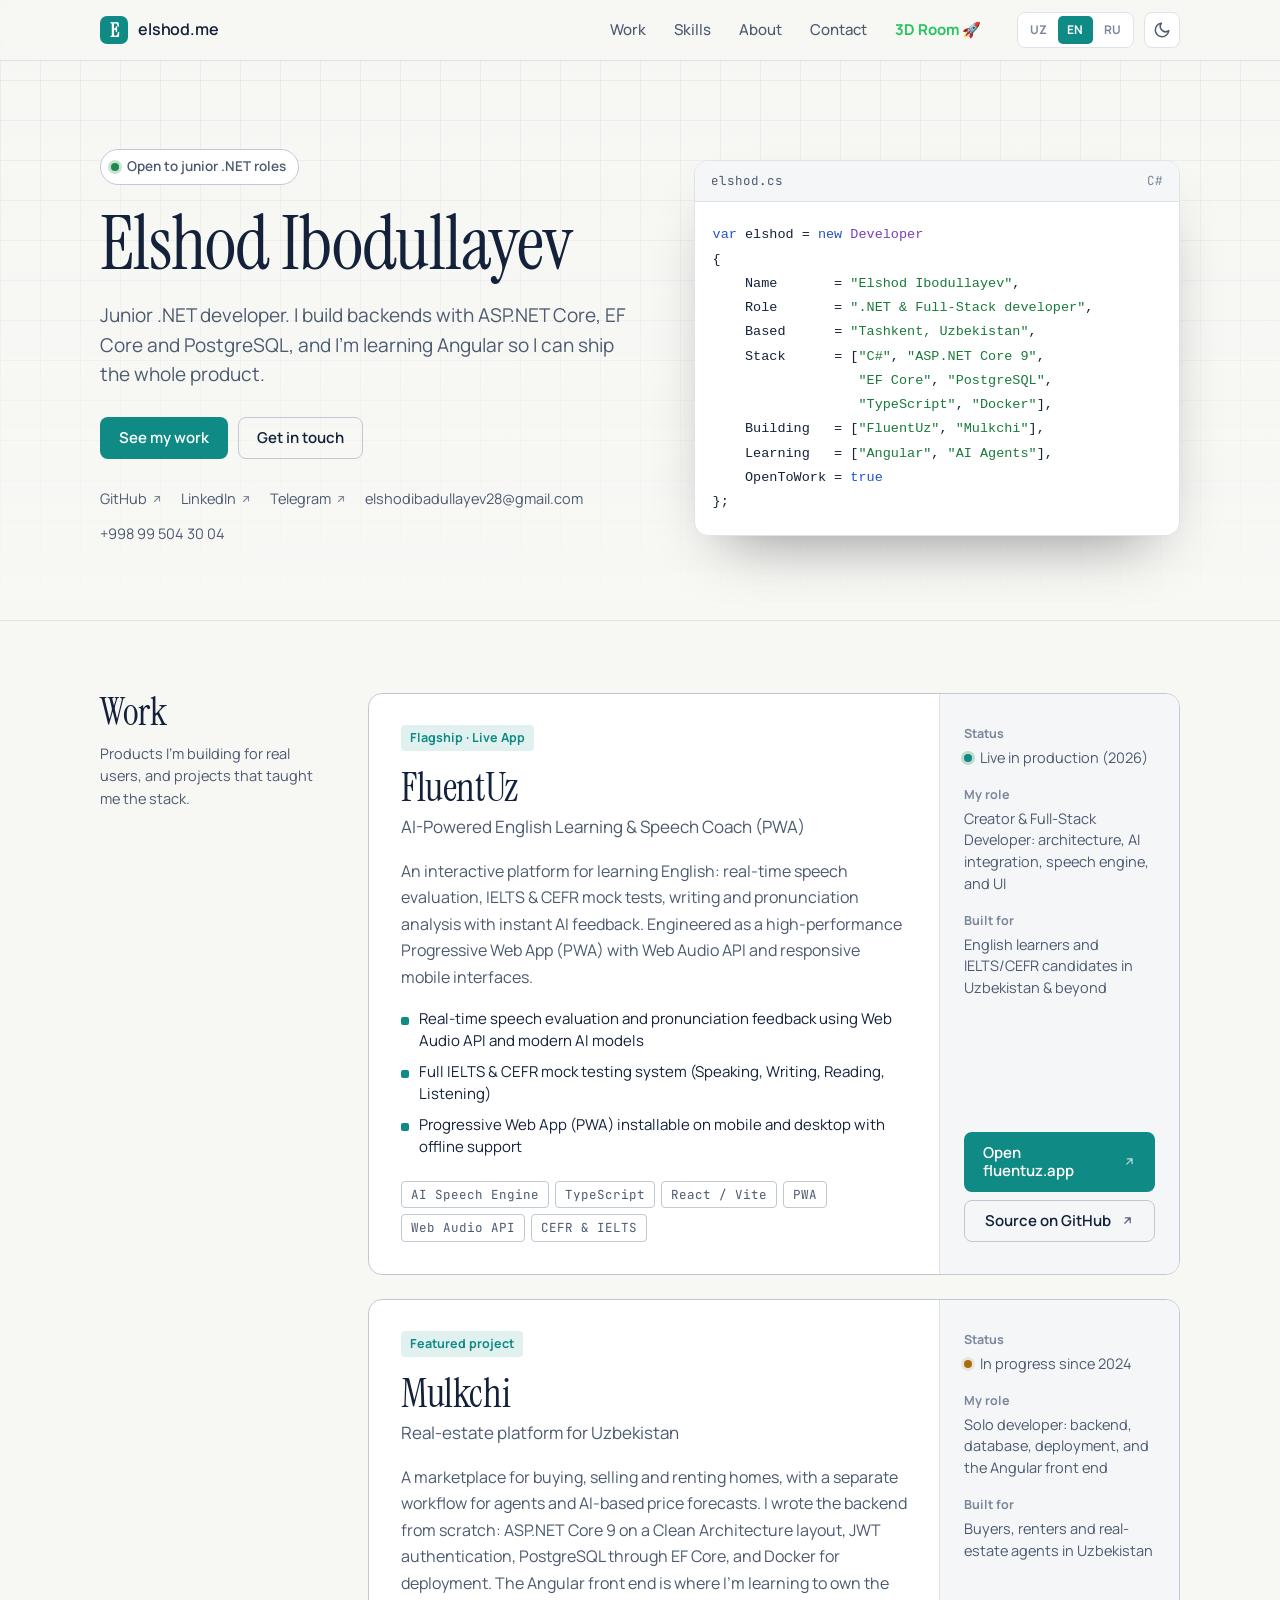
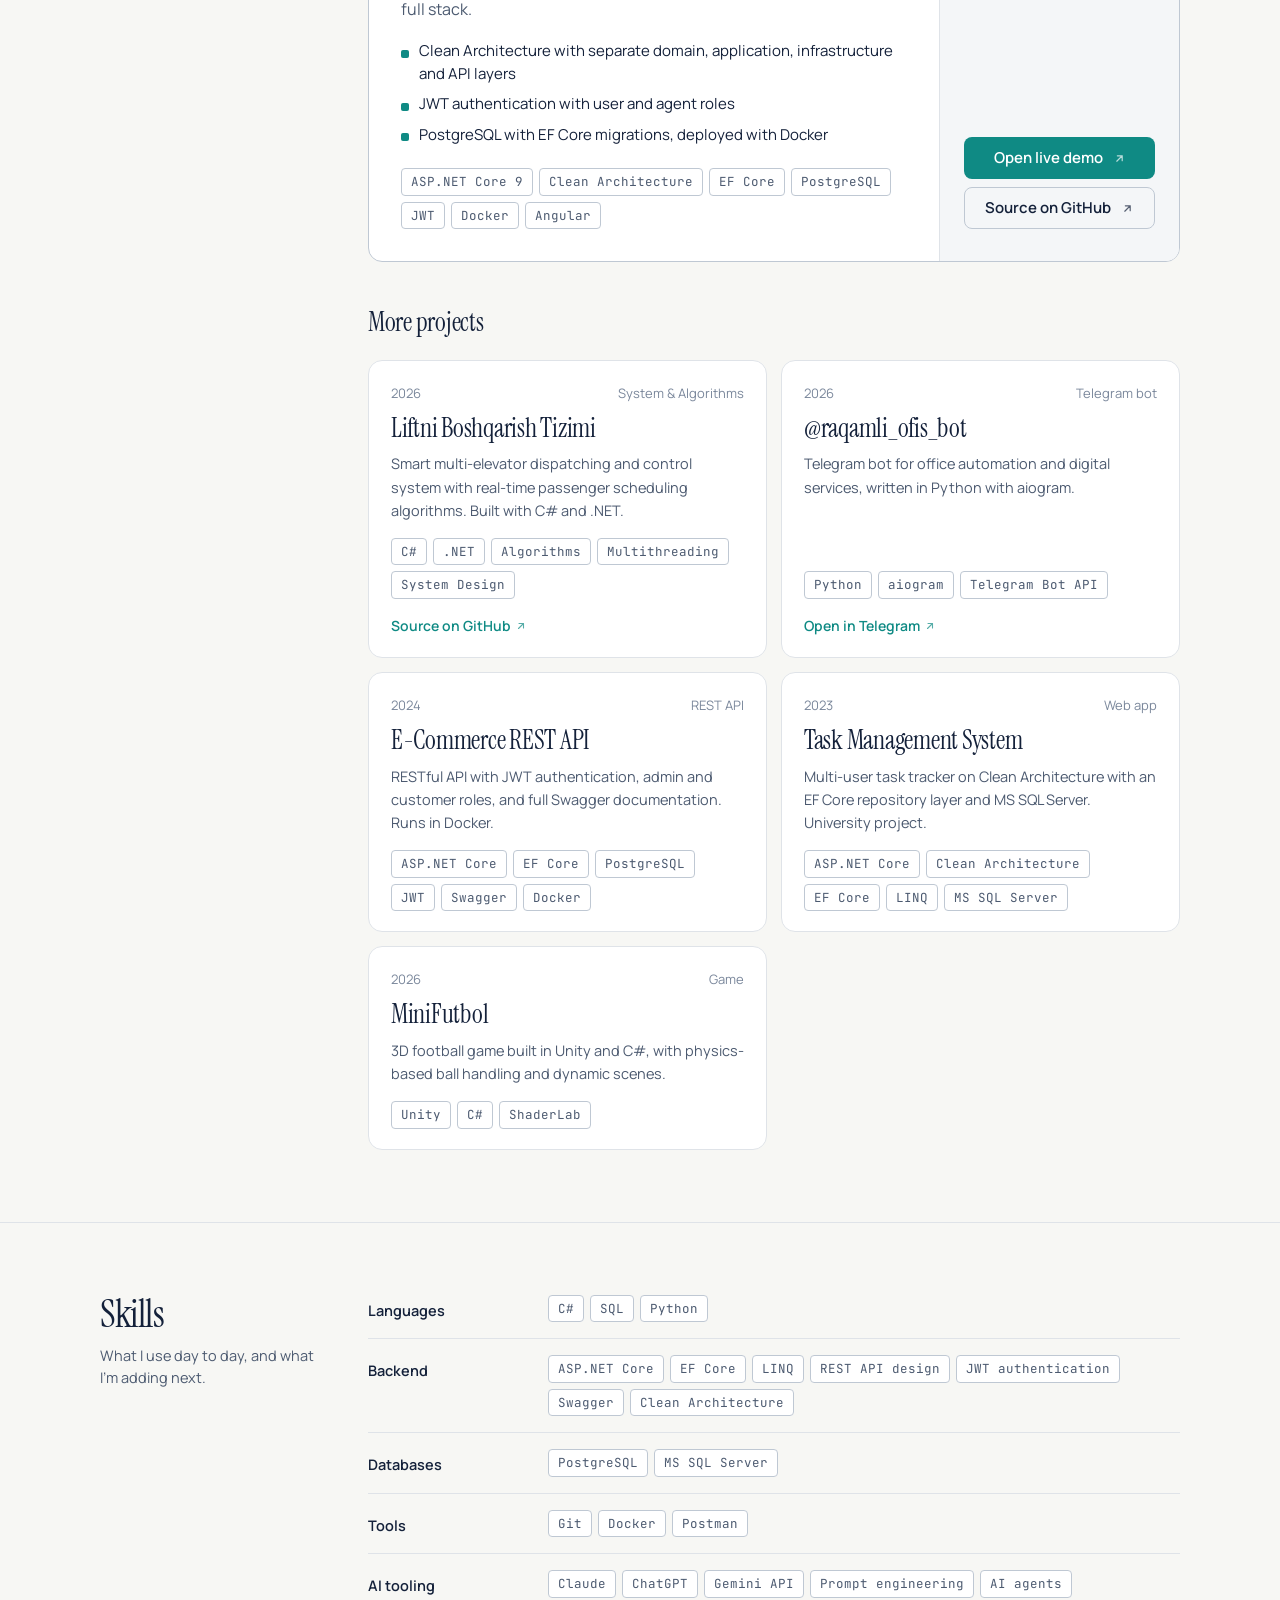
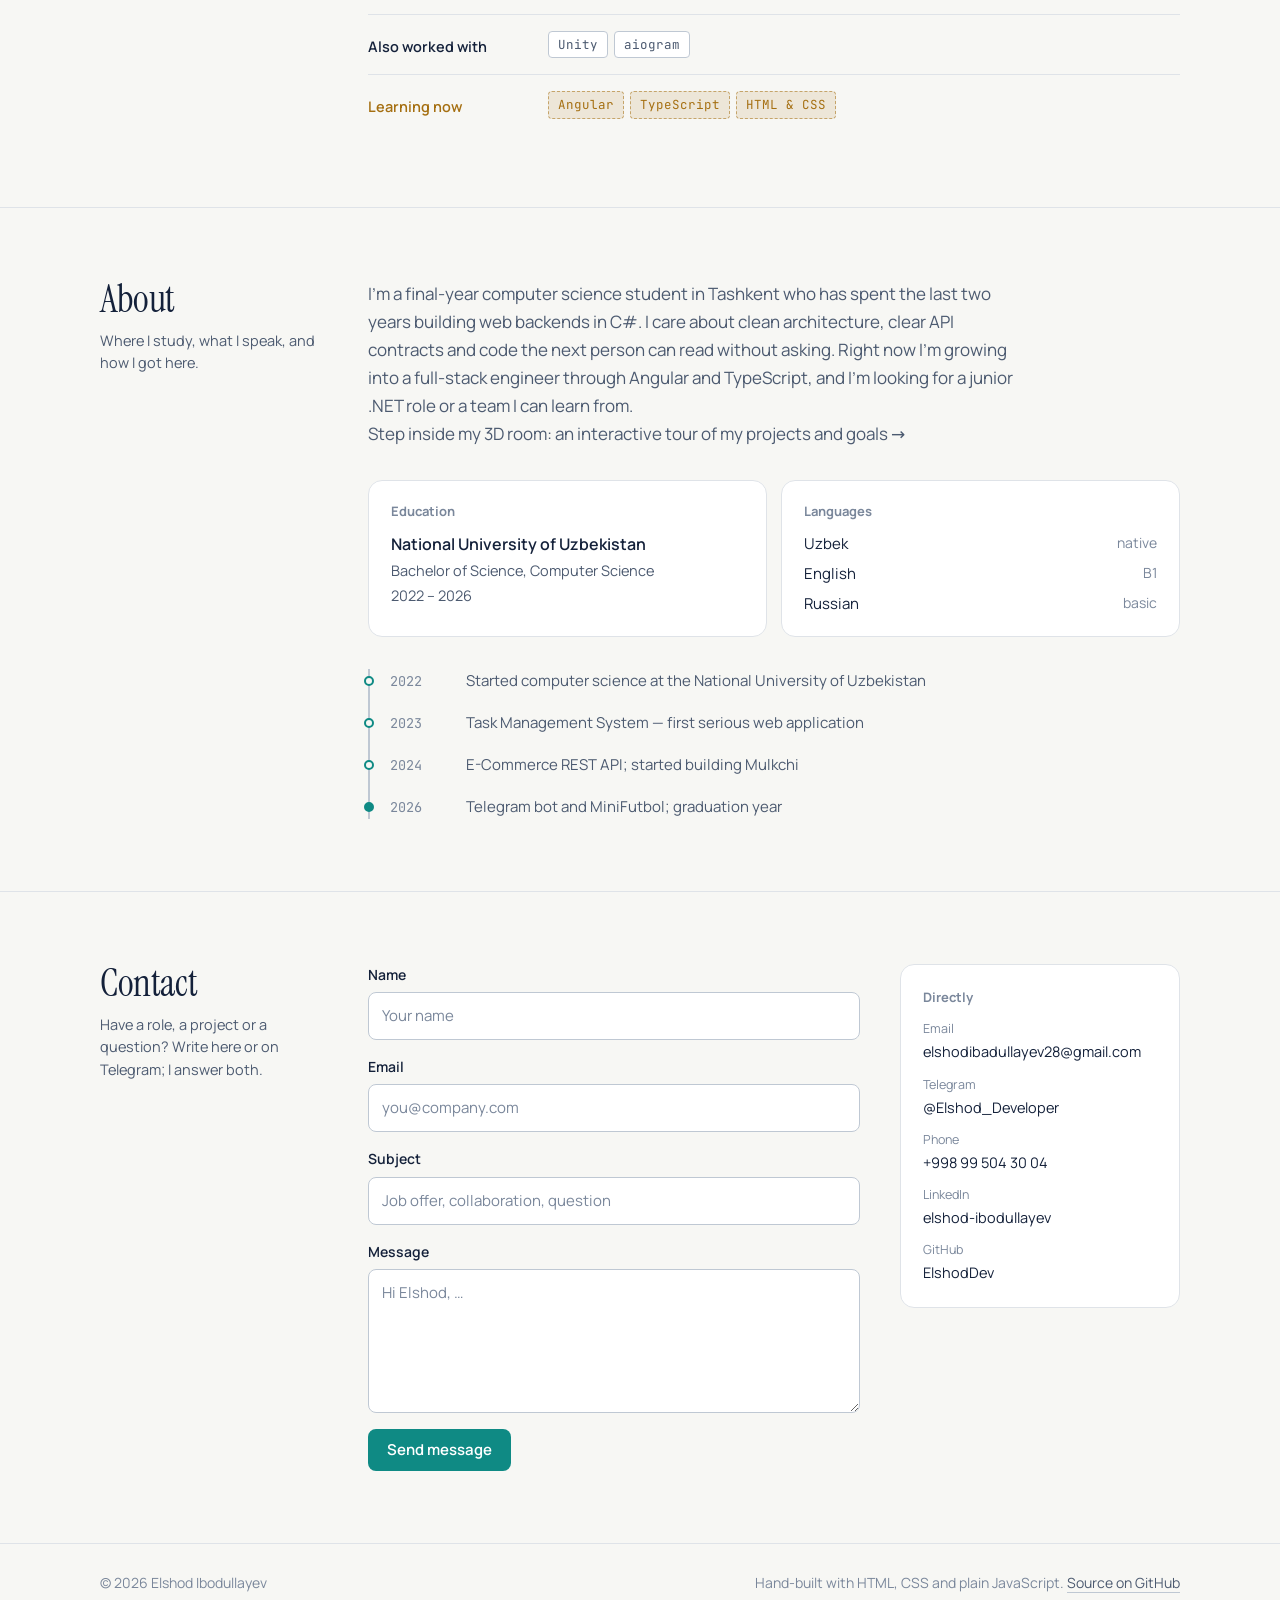
<file: index.html>
<!DOCTYPE html>
<html lang="en" data-theme="dark">
<head>
    <meta charset="UTF-8">
    <meta name="viewport" content="width=device-width, initial-scale=1.0">
    <title>Elshod Ibodullayev — Junior .NET Developer</title>
    <meta name="description" content="Elshod Ibodullayev is a junior .NET developer in Tashkent building backends with ASP.NET Core, EF Core and PostgreSQL. Creator of Mulkchi, a real-estate platform for Uzbekistan.">
    <meta name="author" content="Elshod Ibodullayev">
    <meta name="theme-color" content="#0f1a2a" media="(prefers-color-scheme: dark)">
    <meta name="theme-color" content="#f7f7f4" media="(prefers-color-scheme: light)">
    <link rel="canonical" href="https://elshod.me/">
    <link rel="icon" href="favicon.svg" type="image/svg+xml">
    <link rel="apple-touch-icon" href="favicon.svg">

    <!-- Open Graph / Twitter -->
    <meta property="og:type" content="website">
    <meta property="og:url" content="https://elshod.me/">
    <meta property="og:title" content="Elshod Ibodullayev — Junior .NET Developer">
    <meta property="og:description" content="Backends with ASP.NET Core, EF Core and PostgreSQL. Building Mulkchi, a real-estate platform for Uzbekistan.">
    <meta property="og:image" content="https://elshod.me/og.png">
    <meta property="og:locale" content="en_US">
    <meta property="og:locale:alternate" content="uz_UZ">
    <meta property="og:locale:alternate" content="ru_RU">
    <meta name="twitter:card" content="summary_large_image">
    <meta name="twitter:title" content="Elshod Ibodullayev — Junior .NET Developer">
    <meta name="twitter:description" content="Backends with ASP.NET Core, EF Core and PostgreSQL. Building Mulkchi, a real-estate platform for Uzbekistan.">
    <meta name="twitter:image" content="https://elshod.me/og.png">

    <!-- Structured data -->
    <script type="application/ld+json">
    {
      "@context": "https://schema.org",
      "@type": "Person",
      "name": "Elshod Ibodullayev",
      "url": "https://elshod.me/",
      "email": "mailto:elshodibadullayev28@gmail.com",
      "telephone": "+998995043004",
      "jobTitle": "Junior .NET Developer",
      "address": { "@type": "PostalAddress", "addressLocality": "Tashkent", "addressCountry": "UZ" },
      "alumniOf": { "@type": "CollegeOrUniversity", "name": "National University of Uzbekistan" },
      "knowsAbout": ["C#", "ASP.NET Core", "Entity Framework Core", "PostgreSQL", "Docker", "REST API design", "Angular"],
      "sameAs": [
        "https://github.com/ElshodDev",
        "https://www.linkedin.com/in/elshod-ibodullayev-338940379/",
        "https://t.me/Elshod_Developer"
      ]
    }
    </script>

    <!-- Apply the saved theme before first paint so there is no flash -->
    <script>
      (function () {
        try {
          var saved = localStorage.getItem('portfolio-theme');
          var prefersLight = window.matchMedia('(prefers-color-scheme: light)').matches;
          var theme = saved || (prefersLight ? 'light' : 'dark');
          document.documentElement.setAttribute('data-theme', theme);
        } catch (e) {}
      })();
    </script>

    <link rel="preload" href="fonts/instrument-serif-latin-400-normal.woff2" as="font" type="font/woff2" crossorigin>
    <link rel="preload" href="fonts/manrope-latin-wght-normal.woff2" as="font" type="font/woff2" crossorigin>
    <link rel="stylesheet" href="styles.css">
</head>
<body>
    <a class="skip-link" href="#main" data-i18n="skip">Skip to content</a>

    <header class="site-header">
        <div class="wrap header-inner">
            <a href="#top" class="brand" aria-label="Elshod Ibodullayev, home">
                <span class="brand-mark" aria-hidden="true">E</span>
                <span class="brand-name">elshod.me</span>
            </a>

            <nav class="nav" aria-label="Main">
                <button class="nav-toggle" id="navToggle" aria-expanded="false" aria-controls="navLinks">
                    <svg width="18" height="18" viewBox="0 0 24 24" fill="none" stroke="currentColor" stroke-width="2" stroke-linecap="round" aria-hidden="true"><path d="M4 7h16M4 12h16M4 17h16"/></svg>
                    <span data-i18n="menu">Menu</span>
                </button>
<ul class="nav-links" id="navLinks">
    <li><a href="#work" data-i18n="nav_work">Work</a></li>
    <li><a href="#skills" data-i18n="nav_skills">Skills</a></li>
    <li><a href="#about" data-i18n="nav_about">About</a></li>
    <li><a href="#contact" data-i18n="nav_contact">Contact</a></li>
    <li><a href="room/" class="nav-link" style="color: #22c55e; font-weight: bold;">3D Room 🚀</a></li>
</ul>
                </ul>
            </nav>

            <div class="header-tools">
                <div class="lang-switch" role="group" aria-label="Language">
                    <button type="button" class="lang-btn" data-lang="uz" lang="uz" aria-pressed="false">UZ</button>
                    <button type="button" class="lang-btn" data-lang="en" lang="en" aria-pressed="true">EN</button>
                    <button type="button" class="lang-btn" data-lang="ru" lang="ru" aria-pressed="false">RU</button>
                </div>
                <button type="button" class="theme-toggle" id="themeToggle" aria-label="Switch to light theme" title="Switch theme">
                    <svg class="icon-sun" width="18" height="18" viewBox="0 0 24 24" fill="none" stroke="currentColor" stroke-width="2" stroke-linecap="round" aria-hidden="true"><circle cx="12" cy="12" r="4"/><path d="M12 2v2M12 20v2M4.9 4.9l1.4 1.4M17.7 17.7l1.4 1.4M2 12h2M20 12h2M4.9 19.1l1.4-1.4M17.7 6.3l1.4-1.4"/></svg>
                    <svg class="icon-moon" width="18" height="18" viewBox="0 0 24 24" fill="none" stroke="currentColor" stroke-width="2" stroke-linecap="round" stroke-linejoin="round" aria-hidden="true"><path d="M21 12.8A9 9 0 1 1 11.2 3a7 7 0 0 0 9.8 9.8z"/></svg>
                </button>
            </div>
        </div>
    </header>

    <main id="main">
        <!-- ===== HERO ===== -->
        <section class="hero" id="top">
            <div class="wrap hero-grid">
                <div class="hero-copy">
                    <p class="status" data-anim="1">
                        <span class="status-dot" aria-hidden="true"></span>
                        <span data-i18n="status">Open to junior .NET roles</span>
                    </p>
                    <h1 class="hero-name" data-anim="2">Elshod Ibodullayev</h1>
                    <p class="hero-lede" data-anim="3" data-i18n="lede">Junior .NET developer. I build backends with ASP.NET Core, EF Core and PostgreSQL, and I'm learning Angular so I can ship the whole product.</p>
                    <div class="hero-actions" data-anim="4">
                        <a href="#work" class="btn btn-primary" data-i18n="cta_work">See my work</a>
                        <a href="#contact" class="btn btn-ghost" data-i18n="cta_contact">Get in touch</a>
                    </div>
                    <ul class="hero-links" data-anim="5" aria-label="Profiles and contact">
                        <li><a href="https://github.com/ElshodDev" target="_blank" rel="noopener noreferrer">GitHub<svg class="ext" width="12" height="12" viewBox="0 0 24 24" fill="none" stroke="currentColor" stroke-width="2.2" stroke-linecap="round" stroke-linejoin="round" aria-hidden="true"><path d="M7 17 17 7M8 7h9v9"/></svg></a></li>
                        <li><a href="https://www.linkedin.com/in/elshod-ibodullayev-338940379/" target="_blank" rel="noopener noreferrer">LinkedIn<svg class="ext" width="12" height="12" viewBox="0 0 24 24" fill="none" stroke="currentColor" stroke-width="2.2" stroke-linecap="round" stroke-linejoin="round" aria-hidden="true"><path d="M7 17 17 7M8 7h9v9"/></svg></a></li>
                        <li><a href="https://t.me/Elshod_Developer" target="_blank" rel="noopener noreferrer">Telegram<svg class="ext" width="12" height="12" viewBox="0 0 24 24" fill="none" stroke="currentColor" stroke-width="2.2" stroke-linecap="round" stroke-linejoin="round" aria-hidden="true"><path d="M7 17 17 7M8 7h9v9"/></svg></a></li>
                        <li><a href="mailto:elshodibadullayev28@gmail.com">elshodibadullayev28@gmail.com</a></li>
                        <li><a href="tel:+998995043004">+998 99 504 30 04</a></li>
                    </ul>
                </div>

                <figure class="code-card" data-anim="3" aria-label="A C# object describing Elshod">
                    <figcaption class="code-card-bar">
                        <span class="code-file">elshod.cs</span>
                        <span class="code-lang">C#</span>
                    </figcaption>
<pre class="code"><code><span class="kw">var</span> elshod = <span class="kw">new</span> <span class="ty">Developer</span>
{
    Name<span class="pad">      </span> = <span class="str">"Elshod Ibodullayev"</span>,
    Role<span class="pad">      </span> = <span class="str">".NET & Full-Stack developer"</span>,
    Based<span class="pad">     </span> = <span class="str">"Tashkent, Uzbekistan"</span>,
    Stack<span class="pad">     </span> = [<span class="str">"C#"</span>, <span class="str">"ASP.NET Core 9"</span>,
             <span class="pad">     </span><span class="str">"EF Core"</span>, <span class="str">"PostgreSQL"</span>,
             <span class="pad">     </span><span class="str">"TypeScript"</span>, <span class="str">"Docker"</span>],
    Building<span class="pad">  </span> = [<span class="str">"FluentUz"</span>, <span class="str">"Mulkchi"</span>],
    Learning<span class="pad">  </span> = [<span class="str">"Angular"</span>, <span class="str">"AI Agents"</span>],
    OpenToWork = <span class="kw">true</span><span id="ghLine"></span>
};</code></pre>
                </figure>
            </div>
        </section>

        <!-- ===== WORK ===== -->
        <section class="section" id="work">
            <div class="wrap section-grid">
                <div class="section-head">
                    <h2 data-i18n="work_title">Work</h2>
                    <p data-i18n="work_sub">Products I'm building for real users, and projects that taught me the stack.</p>
                </div>

                <div class="section-body">
                    <!-- Featured 1: FluentUz -->
                    <article class="featured" style="margin-bottom: 24px;">
                        <div class="featured-main">
                            <p class="featured-label" data-i18n="fluentuz_label">Flagship · Live App</p>
                            <h3 class="featured-title">FluentUz</h3>
                            <p class="featured-sub" data-i18n="fluentuz_sub">AI-Powered English Learning & Speech Coach (PWA)</p>
                            <p class="featured-desc" data-i18n="fluentuz_desc">An interactive platform for learning English: real-time speech evaluation, IELTS & CEFR mock tests, writing and pronunciation analysis with instant AI feedback. Engineered as a high-performance Progressive Web App (PWA) with Web Audio API and responsive mobile interfaces.</p>
                            <ul class="highlights">
                                <li data-i18n="fluentuz_h1">Real-time speech evaluation and pronunciation feedback using Web Audio API and modern AI models</li>
                                <li data-i18n="fluentuz_h2">Full IELTS & CEFR mock testing system (Speaking, Writing, Reading, Listening)</li>
                                <li data-i18n="fluentuz_h3">Progressive Web App (PWA) installable on mobile and desktop with offline support</li>
                            </ul>
                            <ul class="tags" aria-label="Technologies">
                                <li>AI Speech Engine</li><li>TypeScript</li><li>React / Vite</li><li>PWA</li><li>Web Audio API</li><li>CEFR & IELTS</li>
                            </ul>
                        </div>
                        <div class="featured-side">
                            <dl class="featured-facts">
                                <div>
                                    <dt data-i18n="ff_status">Status</dt>
                                    <dd><span class="status-dot" style="background: var(--accent);" aria-hidden="true"></span><span data-i18n="fluentuz_status">Live in production (2026)</span></dd>
                                </div>
                                <div>
                                    <dt data-i18n="ff_role">My role</dt>
                                    <dd data-i18n="fluentuz_role">Creator & Full-Stack Developer: architecture, AI integration, speech engine, and UI</dd>
                                </div>
                                <div>
                                    <dt data-i18n="ff_users">Built for</dt>
                                    <dd data-i18n="fluentuz_users">English learners and IELTS/CEFR candidates in Uzbekistan & beyond</dd>
                                </div>
                            </dl>
                            <div class="featured-actions">
                                <a href="https://fluentuz.app/" target="_blank" rel="noopener noreferrer" class="btn btn-primary"><span data-i18n="btn_demo_fluentuz">Open fluentuz.app</span><svg class="ext" width="13" height="13" viewBox="0 0 24 24" fill="none" stroke="currentColor" stroke-width="2.2" stroke-linecap="round" stroke-linejoin="round" aria-hidden="true"><path d="M7 17 17 7M8 7h9v9"/></svg></a>
                                <a href="https://github.com/ElshodDev/speaking-coach" target="_blank" rel="noopener noreferrer" class="btn btn-ghost"><span data-i18n="btn_source">Source on GitHub</span><svg class="ext" width="13" height="13" viewBox="0 0 24 24" fill="none" stroke="currentColor" stroke-width="2.2" stroke-linecap="round" stroke-linejoin="round" aria-hidden="true"><path d="M7 17 17 7M8 7h9v9"/></svg></a>
                            </div>
                        </div>
                    </article>

                    <!-- Featured 2: Mulkchi -->
                    <article class="featured">
                        <div class="featured-main">
                            <p class="featured-label" data-i18n="featured_label">Featured project</p>
                            <h3 class="featured-title">Mulkchi</h3>
                            <p class="featured-sub" data-i18n="mulkchi_sub">Real-estate platform for Uzbekistan</p>
                            <p class="featured-desc" data-i18n="mulkchi_desc">A marketplace for buying, selling and renting homes, with a separate workflow for agents and AI-based price forecasts. I wrote the backend from scratch: ASP.NET Core 9 on a Clean Architecture layout, JWT authentication, PostgreSQL through EF Core, and Docker for deployment. The Angular front end is where I'm learning to own the full stack.</p>
                            <ul class="highlights">
                                <li data-i18n="mulkchi_h1">Clean Architecture with separate domain, application, infrastructure and API layers</li>
                                <li data-i18n="mulkchi_h2">JWT authentication with user and agent roles</li>
                                <li data-i18n="mulkchi_h3">PostgreSQL with EF Core migrations, deployed with Docker</li>
                            </ul>
                            <ul class="tags" aria-label="Technologies">
                                <li>ASP.NET Core 9</li><li>Clean Architecture</li><li>EF Core</li><li>PostgreSQL</li><li>JWT</li><li>Docker</li><li>Angular</li>
                            </ul>
                        </div>
                        <div class="featured-side">
                            <dl class="featured-facts">
                                <div>
                                    <dt data-i18n="ff_status">Status</dt>
                                    <dd><span class="status-dot warm" aria-hidden="true"></span><span data-i18n="mulkchi_status">In progress since 2024</span></dd>
                                </div>
                                <div>
                                    <dt data-i18n="ff_role">My role</dt>
                                    <dd data-i18n="mulkchi_role">Solo developer: backend, database, deployment, and the Angular front end</dd>
                                </div>
                                <div>
                                    <dt data-i18n="ff_users">Built for</dt>
                                    <dd data-i18n="mulkchi_users">Buyers, renters and real-estate agents in Uzbekistan</dd>
                                </div>
                            </dl>
                            <div class="featured-actions">
                                <a href="https://mulkchi.vercel.app/" target="_blank" rel="noopener noreferrer" class="btn btn-primary"><span data-i18n="btn_demo">Open live demo</span><svg class="ext" width="13" height="13" viewBox="0 0 24 24" fill="none" stroke="currentColor" stroke-width="2.2" stroke-linecap="round" stroke-linejoin="round" aria-hidden="true"><path d="M7 17 17 7M8 7h9v9"/></svg></a>
                                <a href="https://github.com/ElshodDev/Mulkchi" target="_blank" rel="noopener noreferrer" class="btn btn-ghost"><span data-i18n="btn_source">Source on GitHub</span><svg class="ext" width="13" height="13" viewBox="0 0 24 24" fill="none" stroke="currentColor" stroke-width="2.2" stroke-linecap="round" stroke-linejoin="round" aria-hidden="true"><path d="M7 17 17 7M8 7h9v9"/></svg></a>
                            </div>
                        </div>
                    </article>

                    <!-- Other projects -->
                    <h3 class="subhead" data-i18n="projects_title">More projects</h3>
                    <div class="projects">
                        <article class="project">
                            <p class="project-meta"><span>2026</span><span data-i18n="type_system">System & Algorithms</span></p>
                            <h4 class="project-title" data-i18n="elevator_title">Liftni Boshqarish Tizimi</h4>
                            <p class="project-desc" data-i18n="elevator_desc">Smart multi-elevator dispatching and control system with real-time passenger scheduling algorithms. Built with C# and .NET.</p>
                            <ul class="tags"><li>C#</li><li>.NET</li><li>Algorithms</li><li>Multithreading</li><li>System Design</li></ul>
                            <a href="https://github.com/ElshodDev/Liftni-Boshqarish-Tizimi" target="_blank" rel="noopener noreferrer" class="project-link"><span data-i18n="btn_source">Source on GitHub</span><svg class="ext" width="12" height="12" viewBox="0 0 24 24" fill="none" stroke="currentColor" stroke-width="2.2" stroke-linecap="round" stroke-linejoin="round" aria-hidden="true"><path d="M7 17 17 7M8 7h9v9"/></svg></a>
                        </article>

                        <article class="project">
                            <p class="project-meta"><span>2026</span><span data-i18n="type_bot">Telegram bot</span></p>
                            <h4 class="project-title">@raqamli_ofis_bot</h4>
                            <p class="project-desc" data-i18n="bot_desc">Telegram bot for office automation and digital services, written in Python with aiogram.</p>
                            <ul class="tags"><li>Python</li><li>aiogram</li><li>Telegram Bot API</li></ul>
                            <a href="https://t.me/raqamli_ofis_bot" target="_blank" rel="noopener noreferrer" class="project-link"><span data-i18n="btn_bot">Open in Telegram</span><svg class="ext" width="12" height="12" viewBox="0 0 24 24" fill="none" stroke="currentColor" stroke-width="2.2" stroke-linecap="round" stroke-linejoin="round" aria-hidden="true"><path d="M7 17 17 7M8 7h9v9"/></svg></a>
                        </article>

                        <article class="project">
                            <p class="project-meta"><span>2024</span><span data-i18n="type_api">REST API</span></p>
                            <h4 class="project-title">E-Commerce REST API</h4>
                            <p class="project-desc" data-i18n="ecom_desc">RESTful API with JWT authentication, admin and customer roles, and full Swagger documentation. Runs in Docker.</p>
                            <ul class="tags"><li>ASP.NET Core</li><li>EF Core</li><li>PostgreSQL</li><li>JWT</li><li>Swagger</li><li>Docker</li></ul>
                        </article>

                        <article class="project">
                            <p class="project-meta"><span>2023</span><span data-i18n="type_web">Web app</span></p>
                            <h4 class="project-title" data-i18n="task_title">Task Management System</h4>
                            <p class="project-desc" data-i18n="task_desc">Multi-user task tracker on Clean Architecture with an EF Core repository layer and MS SQL Server. University project.</p>
                            <ul class="tags"><li>ASP.NET Core</li><li>Clean Architecture</li><li>EF Core</li><li>LINQ</li><li>MS SQL Server</li></ul>
                        </article>

                        <article class="project">
                            <p class="project-meta"><span>2026</span><span data-i18n="type_game">Game</span></p>
                            <h4 class="project-title">MiniFutbol</h4>
                            <p class="project-desc" data-i18n="unity_desc">3D football game built in Unity and C#, with physics-based ball handling and dynamic scenes.</p>
                            <ul class="tags"><li>Unity</li><li>C#</li><li>ShaderLab</li></ul>
                        </article>
                    </div>
                </div>
            </div>
        </section>

        <!-- ===== SKILLS ===== -->
        <section class="section" id="skills">
            <div class="wrap section-grid">
                <div class="section-head">
                    <h2 data-i18n="skills_title">Skills</h2>
                    <p data-i18n="skills_sub">What I use day to day, and what I'm adding next.</p>
                </div>
                <div class="section-body">
                    <dl class="skills">
                        <div class="skill-row">
                            <dt data-i18n="sk_lang">Languages</dt>
                            <dd><ul class="tags"><li>C#</li><li>SQL</li><li>Python</li></ul></dd>
                        </div>
                        <div class="skill-row">
                            <dt data-i18n="sk_backend">Backend</dt>
                            <dd><ul class="tags"><li>ASP.NET Core</li><li>EF Core</li><li>LINQ</li><li data-i18n="sk_rest">REST API design</li><li data-i18n="sk_jwt">JWT authentication</li><li>Swagger</li><li>Clean Architecture</li></ul></dd>
                        </div>
                        <div class="skill-row">
                            <dt data-i18n="sk_db">Databases</dt>
                            <dd><ul class="tags"><li>PostgreSQL</li><li>MS SQL Server</li></ul></dd>
                        </div>
                        <div class="skill-row">
                            <dt data-i18n="sk_tools">Tools</dt>
                            <dd><ul class="tags"><li>Git</li><li>Docker</li><li>Postman</li></ul></dd>
                        </div>
                        <div class="skill-row">
                            <dt data-i18n="sk_ai">AI tooling</dt>
                            <dd><ul class="tags"><li>Claude</li><li>ChatGPT</li><li>Gemini API</li><li data-i18n="sk_prompt">Prompt engineering</li><li data-i18n="sk_agents">AI agents</li></ul></dd>
                        </div>
                        <div class="skill-row">
                            <dt data-i18n="sk_also">Also worked with</dt>
                            <dd><ul class="tags"><li>Unity</li><li>aiogram</li></ul></dd>
                        </div>
                        <div class="skill-row learning">
                            <dt data-i18n="sk_learning">Learning now</dt>
                            <dd><ul class="tags"><li>Angular</li><li>TypeScript</li><li>HTML &amp; CSS</li></ul></dd>
                        </div>
                    </dl>
                </div>
            </div>
        </section>

        <!-- ===== ABOUT ===== -->
        <section class="section" id="about">
            <div class="wrap section-grid">
                <div class="section-head">
                    <h2 data-i18n="about_title">About</h2>
                    <p data-i18n="about_sub">Where I study, what I speak, and how I got here.</p>
                </div>
                <div class="section-body">
                    <p class="about-text" data-i18n="about_text">I'm a final-year computer science student in Tashkent who has spent the last two years building web backends in C#. I care about clean architecture, clear API contracts and code the next person can read without asking. Right now I'm growing into a full-stack engineer through Angular and TypeScript, and I'm looking for a junior .NET role or a team I can learn from.</p>

                    <p class="about-text"><a href="room/" data-i18n="room_link">Step inside my 3D room: an interactive tour of my projects and goals →</a></p>

                    <div class="facts">
                        <div class="fact">
                            <h3 data-i18n="edu_title">Education</h3>
                            <p class="fact-main" data-i18n="edu_school">National University of Uzbekistan</p>
                            <p class="fact-sub" data-i18n="edu_degree">Bachelor of Science, Computer Science</p>
                            <p class="fact-sub">2022 – 2026</p>
                        </div>
                        <div class="fact">
                            <h3 data-i18n="lang_title">Languages</h3>
                            <ul class="fact-list">
                                <li><span data-i18n="lang_uz">Uzbek</span><span class="fact-note" data-i18n="lang_uz_lvl">native</span></li>
                                <li><span data-i18n="lang_en">English</span><span class="fact-note" data-i18n="lang_en_lvl">B1</span></li>
                                <li><span data-i18n="lang_ru">Russian</span><span class="fact-note" data-i18n="lang_ru_lvl">basic</span></li>
                            </ul>
                        </div>
                    </div>

                    <ol class="timeline" aria-label="Timeline">
                        <li><span class="tl-year">2022</span><span class="tl-text" data-i18n="tl_2022">Started computer science at the National University of Uzbekistan</span></li>
                        <li><span class="tl-year">2023</span><span class="tl-text" data-i18n="tl_2023">Task Management System — first serious web application</span></li>
                        <li><span class="tl-year">2024</span><span class="tl-text" data-i18n="tl_2024">E-Commerce REST API; started building Mulkchi</span></li>
                        <li><span class="tl-year">2026</span><span class="tl-text" data-i18n="tl_2026">Telegram bot and MiniFutbol; graduation year</span></li>
                    </ol>
                </div>
            </div>
        </section>

        <!-- ===== CONTACT ===== -->
        <section class="section" id="contact">
            <div class="wrap section-grid">
                <div class="section-head">
                    <h2 data-i18n="contact_title">Contact</h2>
                    <p data-i18n="contact_sub">Have a role, a project or a question? Write here or on Telegram; I answer both.</p>
                </div>
                <div class="section-body contact-grid">
                    <form id="contactForm" class="form" novalidate>
                        <div class="field">
                            <label for="f-name" data-i18n="f_name">Name</label>
                            <input id="f-name" type="text" name="name" autocomplete="name" required data-ph="ph_name" placeholder="Your name">
                        </div>
                        <div class="field">
                            <label for="f-email" data-i18n="f_email">Email</label>
                            <input id="f-email" type="email" name="email" autocomplete="email" required data-ph="ph_email" placeholder="you@company.com">
                        </div>
                        <div class="field">
                            <label for="f-subject" data-i18n="f_subject">Subject</label>
                            <input id="f-subject" type="text" name="subject" required data-ph="ph_subject" placeholder="Job offer, collaboration, question">
                        </div>
                        <div class="field">
                            <label for="f-message" data-i18n="f_message">Message</label>
                            <textarea id="f-message" name="message" rows="5" required data-ph="ph_message" placeholder="Hi Elshod, …"></textarea>
                        </div>
                        <div class="form-foot">
                            <button type="submit" class="btn btn-primary" id="submitBtn">
                                <span class="btn-label" data-i18n="f_send">Send message</span>
                                <span class="btn-busy" data-i18n="f_sending">Sending…</span>
                            </button>
                            <p class="form-note" id="formNote" role="status" aria-live="polite"></p>
                        </div>
                    </form>

                    <aside class="direct">
                        <h3 data-i18n="direct_title">Directly</h3>
                        <ul class="direct-list">
                            <li><span class="direct-k">Email</span><a href="mailto:elshodibadullayev28@gmail.com">elshodibadullayev28@gmail.com</a></li>
                            <li><span class="direct-k">Telegram</span><a href="https://t.me/Elshod_Developer" target="_blank" rel="noopener noreferrer">@Elshod_Developer</a></li>
                            <li><span class="direct-k" data-i18n="direct_phone">Phone</span><a href="tel:+998995043004">+998 99 504 30 04</a></li>
                            <li><span class="direct-k">LinkedIn</span><a href="https://www.linkedin.com/in/elshod-ibodullayev-338940379/" target="_blank" rel="noopener noreferrer">elshod-ibodullayev</a></li>
                            <li><span class="direct-k">GitHub</span><a href="https://github.com/ElshodDev" target="_blank" rel="noopener noreferrer">ElshodDev</a></li>
                        </ul>
                    </aside>
                </div>
            </div>
        </section>
    </main>

    <footer class="site-footer">
        <div class="wrap footer-inner">
            <p>© 2026 Elshod Ibodullayev</p>
            <p><span data-i18n="footer_built">Hand-built with HTML, CSS and plain JavaScript.</span> <a href="https://github.com/ElshodDev/ElshodDev.github.io" target="_blank" rel="noopener noreferrer" data-i18n="footer_source">Source on GitHub</a></p>
        </div>
    </footer>

    <script src="script.js" defer></script>
</body>
</html>
</file>
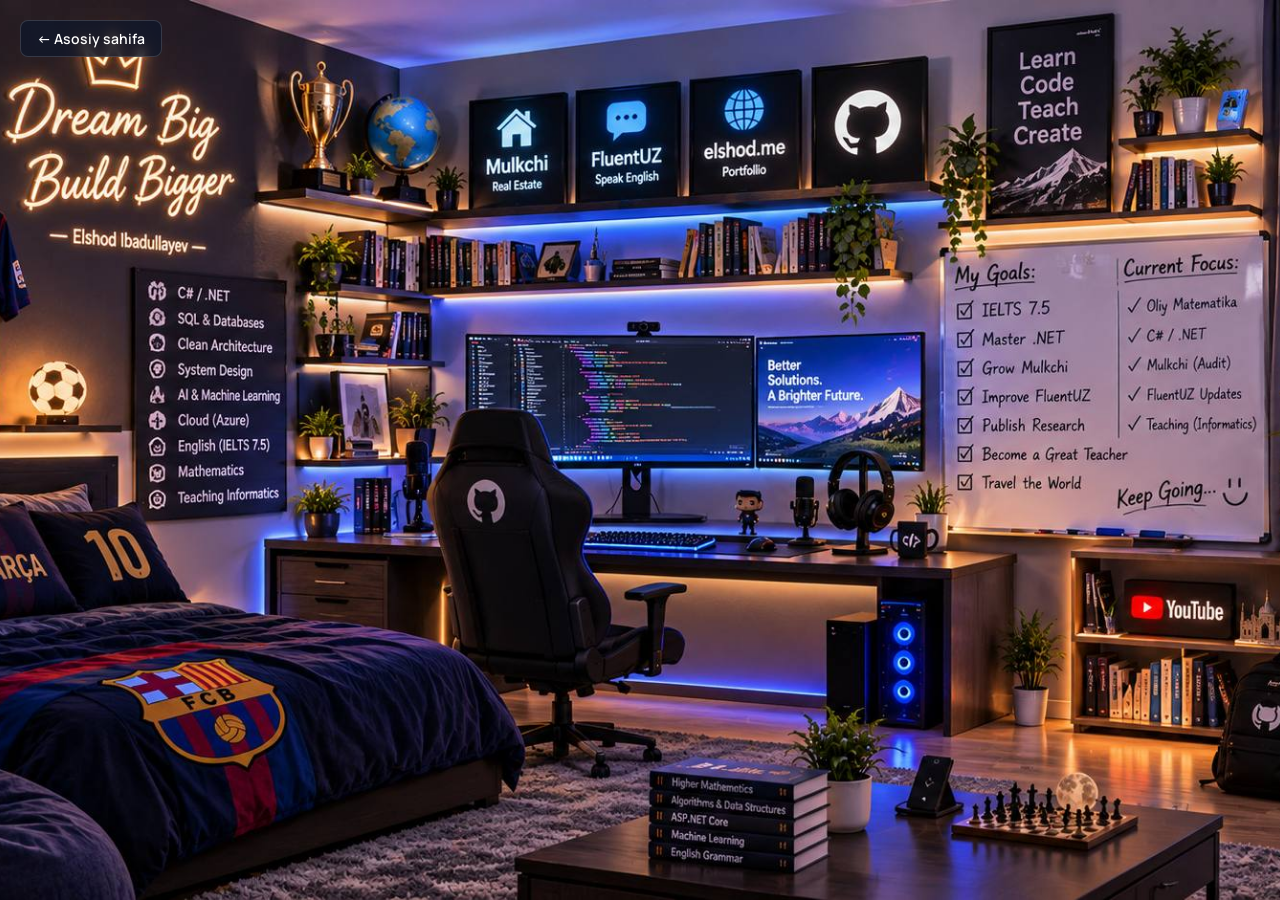
<file: room/index.html>
<!DOCTYPE html>
<html lang="uz">
<head>
    <meta charset="UTF-8">
    <meta name="viewport" content="width=device-width, initial-scale=1.0">
    <title>Ibodullayev — Interactive Workspace</title>
    <link href="https://fonts.googleapis.com/css2?family=Manrope:wght@400;600;700&display=swap" rel="stylesheet">
    <style>
        * {
            box-sizing: border-box;
            margin: 0;
            padding: 0;
        }
        body, html {
            width: 100%;
            height: 100%;
            overflow: hidden;
            background-color: #0b0f19;
            font-family: 'Manrope', sans-serif;
        }
        .workspace-container {
            position: relative;
            width: 100vw;
            height: 100vh;
            overflow: hidden;
        }
        .workspace-img {
            width: 100%;
            height: 100%;
            object-fit: cover;
            display: block;
        }
        
        /* Interaktiv nuqtalar (Yashil kvadratlarsiz, to'liq shaffof) */
        .hotspot {
            position: absolute;
            background: transparent;
            border: none;
            cursor: pointer;
            z-index: 10;
            border-radius: 6px;
            transition: background 0.2s ease;
        }
        .hotspot:hover {
            background: rgba(255, 255, 255, 0.1); /* Ustiga kelganda juda yengil oqish fon */
        }

        /* Tooltip (Ustiga borganda chiqadigan nom) */
        .hotspot::after {
            content: attr(data-tooltip);
            position: absolute;
            bottom: 110%;
            left: 50%;
            transform: translateX(-50%);
            background: #1e293b;
            color: #fff;
            padding: 5px 10px;
            font-size: 12px;
            font-weight: 600;
            border-radius: 6px;
            white-space: nowrap;
            opacity: 0;
            pointer-events: none;
            transition: opacity 0.2s ease;
            box-shadow: 0 4px 6px -1px rgba(0, 0, 0, 0.3);
            border: 1px solid rgba(255, 255, 255, 0.1);
        }
        .hotspot:hover::after {
            opacity: 1;
        }

        /* Yuqori polka ikonkalari joylashuvi */
        .hotspot-mulkchi   { top: 7%; left: 41.2%; width: 6.2%; height: 13%; }
        .hotspot-fluentuz  { top: 7%; left: 48.2%; width: 6.2%; height: 13%; }
        .hotspot-portfolio { top: 7%; left: 55.2%; width: 6.2%; height: 13%; }
        .hotspot-github    { top: 7%; left: 62.2%; width: 6.2%; height: 13%; }
        
        /* YouTube va Telegram joylashuvi */
        .hotspot-youtube   { top: 61%; left: 78.5%; width: 10%; height: 12%; }
        .hotspot-telegram  { top: 76%; left: 78.5%; width: 9%; height: 12%; }

        /* Orqaga qaytish tugmasi */
        .back-btn {
            position: absolute;
            top: 20px;
            left: 20px;
            padding: 8px 16px;
            background: rgba(15, 23, 42, 0.8);
            color: #fff;
            text-decoration: none;
            border-radius: 8px;
            font-weight: 600;
            font-size: 14px;
            backdrop-filter: blur(5px);
            border: 1px solid rgba(255, 255, 255, 0.15);
            transition: background 0.2s, transform 0.2s;
            z-index: 20;
        }
        .back-btn:hover {
            background: #22c55e;
            color: #0b0f19;
            transform: translateY(-2px);
        }
    </style>
</head>
<body>

    <div class="workspace-container">
        <a href="../" class="back-btn">← Asosiy sahifa</a>

        <!-- Xona rasmi -->
        <img src="room.jpg" alt="Ibodullayev Workspace" class="workspace-img">
        
        <!-- Interaktiv havolalar (Hotspots) -->
        <a href="https://github.com/ElshodDev" target="_blank" class="hotspot hotspot-mulkchi" data-tooltip="Mulkchi (GitHub)"></a>
        <a href="https://fluentuz.app/" target="_blank" class="hotspot hotspot-fluentuz" data-tooltip="FluentUZ"></a>
        <a href="https://elshod.me" target="_blank" class="hotspot hotspot-portfolio" data-tooltip="elshod.me Portfolio"></a>
        <a href="https://github.com/ElshodDev" target="_blank" class="hotspot hotspot-github" data-tooltip="GitHub Profile"></a>
        
        <!-- YouTube va Telegram havolalari -->
        <a href="https://youtube.com/@ElshodDev" target="_blank" class="hotspot hotspot-youtube" data-tooltip="YouTube Kanalim"></a>
        <a href="https://t.me/ElshodDev" target="_blank" class="hotspot hotspot-telegram" data-tooltip="Telegram Kanalim"></a>
    </div>

</body>
</html>
</file>
<file: styles.css>
/* ==========================================================================
   elshod.me — styles
   Palette borrows from Uzbek ceramics: deep cobalt, turquoise, ochre, ivory.
   Fonts are self-hosted (SIL OFL, see fonts/): Instrument Serif for Latin
   display text, Prata for Cyrillic display text, Manrope for body and
   JetBrains Mono for code and tags.
   ========================================================================== */

/* ---------- fonts ---------- */
@font-face {
    font-family: 'Display';
    font-style: normal;
    font-weight: 400;
    font-display: swap;
    src: url(fonts/instrument-serif-latin-400-normal.woff2) format('woff2');
    unicode-range: U+0000-00FF, U+0131, U+0152-0153, U+02BB-02BC, U+02C6, U+02DA, U+02DC, U+0304, U+0308, U+0329, U+2000-206F, U+20AC, U+2122, U+2191, U+2193, U+2212, U+2215, U+FEFF, U+FFFD;
}
@font-face {
    font-family: 'Display';
    font-style: normal;
    font-weight: 400;
    font-display: swap;
    src: url(fonts/instrument-serif-latin-ext-400-normal.woff2) format('woff2');
    unicode-range: U+0100-02BA, U+02BD-02C5, U+02C7-02CC, U+02CE-02D7, U+02DD-02FF, U+0304, U+0308, U+0329, U+1D00-1DBF, U+1E00-1E9F, U+1EF2-1EFF, U+2020, U+20A0-20AB, U+20AD-20C0, U+2113, U+2C60-2C7F, U+A720-A7FF;
}
@font-face {
    /* Cyrillic headings: Instrument Serif has no Cyrillic, Prata fills in */
    font-family: 'Display';
    font-style: normal;
    font-weight: 400;
    font-display: swap;
    src: url(fonts/prata-cyrillic-400-normal.woff2) format('woff2');
    unicode-range: U+0301, U+0400-045F, U+0490-0491, U+04B0-04B1, U+2116;
}

@font-face {
    font-family: 'Manrope';
    font-style: normal;
    font-weight: 200 800;
    font-display: swap;
    src: url(fonts/manrope-latin-wght-normal.woff2) format('woff2');
    unicode-range: U+0000-00FF, U+0131, U+0152-0153, U+02BB-02BC, U+02C6, U+02DA, U+02DC, U+0304, U+0308, U+0329, U+2000-206F, U+20AC, U+2122, U+2191, U+2193, U+2212, U+2215, U+FEFF, U+FFFD;
}
@font-face {
    font-family: 'Manrope';
    font-style: normal;
    font-weight: 200 800;
    font-display: swap;
    src: url(fonts/manrope-latin-ext-wght-normal.woff2) format('woff2');
    unicode-range: U+0100-02BA, U+02BD-02C5, U+02C7-02CC, U+02CE-02D7, U+02DD-02FF, U+0304, U+0308, U+0329, U+1D00-1DBF, U+1E00-1E9F, U+1EF2-1EFF, U+2020, U+20A0-20AB, U+20AD-20C0, U+2113, U+2C60-2C7F, U+A720-A7FF;
}
@font-face {
    font-family: 'Manrope';
    font-style: normal;
    font-weight: 200 800;
    font-display: swap;
    src: url(fonts/manrope-cyrillic-wght-normal.woff2) format('woff2');
    unicode-range: U+0301, U+0400-045F, U+0490-0491, U+04B0-04B1, U+2116;
}

@font-face {
    font-family: 'JetBrains Mono';
    font-style: normal;
    font-weight: 100 800;
    font-display: swap;
    src: url(fonts/jetbrains-mono-latin-wght-normal.woff2) format('woff2');
    unicode-range: U+0000-00FF, U+0131, U+0152-0153, U+02BB-02BC, U+02C6, U+02DA, U+02DC, U+0304, U+0308, U+0329, U+2000-206F, U+20AC, U+2122, U+2191, U+2193, U+2212, U+2215, U+FEFF, U+FFFD;
}
@font-face {
    font-family: 'JetBrains Mono';
    font-style: normal;
    font-weight: 100 800;
    font-display: swap;
    src: url(fonts/jetbrains-mono-cyrillic-wght-normal.woff2) format('woff2');
    unicode-range: U+0301, U+0400-045F, U+0490-0491, U+04B0-04B1, U+2116;
}

:root {
    --font-body: 'Manrope', system-ui, -apple-system, 'Segoe UI', sans-serif;
    --font-display: 'Display', Georgia, 'Times New Roman', serif;
    --font-mono: 'JetBrains Mono', ui-monospace, SFMono-Regular, Menlo, monospace;

    --wrap: 1080px;
    --gutter: 20px;
    --r-xs: 4px;
    --r-sm: 8px;
    --r-md: 14px;
    --ease: cubic-bezier(0.2, 0.7, 0.2, 1);
}

[data-theme="dark"] {
    --bg: #0f1a2a;
    --bg-2: #12203a;
    --surface: #152439;
    --surface-2: #1a2c45;
    --line: #243854;
    --line-strong: #345079;
    --ink: #eef2f6;
    --ink-2: #aab7c9;
    --ink-3: #7e8ea4;
    --accent: #55d6c8;
    --accent-ink: #0b1a24;
    --accent-soft: rgba(85, 214, 200, 0.14);
    --warm: #e6b455;
    --warm-soft: rgba(230, 180, 85, 0.14);
    --ok: #6fd18c;
    --err: #f08a8a;
    --code-kw: #8ab4ff;
    --code-ty: #d7b8ff;
    --code-str: #a6e3a1;
    --code-cmt: #7e8ea4;
    --grid: rgba(255, 255, 255, 0.045);
    color-scheme: dark;
}

[data-theme="light"] {
    --bg: #f7f7f4;
    --bg-2: #f1f2ee;
    --surface: #ffffff;
    --surface-2: #f4f6f8;
    --line: #dfe3e8;
    --line-strong: #bfc8d3;
    --ink: #14213a;
    --ink-2: #4c5a70;
    --ink-3: #7a879b;
    --accent: #0f8a84;
    --accent-ink: #ffffff;
    --accent-soft: rgba(15, 138, 132, 0.12);
    --warm: #a56f11;
    --warm-soft: rgba(165, 111, 17, 0.12);
    --ok: #1f8a4c;
    --err: #c23f3f;
    --code-kw: #2352c9;
    --code-ty: #7a3fb8;
    --code-str: #1a7a3a;
    --code-cmt: #7a879b;
    --grid: rgba(20, 33, 58, 0.06);
    color-scheme: light;
}

/* ---------- base ---------- */
*, *::before, *::after { box-sizing: border-box; }

html {
    scroll-behavior: smooth;
    -webkit-text-size-adjust: 100%;
}

body {
    margin: 0;
    font-family: var(--font-body);
    font-size: 16px;
    line-height: 1.6;
    color: var(--ink);
    background-color: var(--bg);
    background-image:
        linear-gradient(var(--grid) 1px, transparent 1px),
        linear-gradient(90deg, var(--grid) 1px, transparent 1px);
    background-size: 40px 40px;
    background-attachment: fixed;
    -webkit-font-smoothing: antialiased;
}

/* fade the grid out below the hero so sections sit on a calmer field */
body::before {
    content: '';
    position: fixed;
    inset: 0;
    z-index: -1;
    background: linear-gradient(180deg, transparent 0, var(--bg) 640px);
    pointer-events: none;
}

h1, h2, h3, h4, p, ul, ol, dl, dd, figure, pre { margin: 0; }
ul, ol { padding: 0; list-style: none; }
a { color: inherit; text-decoration: none; }
button { font: inherit; color: inherit; background: none; border: 0; cursor: pointer; }
svg { display: inline-block; vertical-align: middle; }

:focus-visible {
    outline: 2px solid var(--accent);
    outline-offset: 3px;
    border-radius: var(--r-xs);
}

.wrap {
    width: min(var(--wrap), 100% - var(--gutter) * 2);
    margin-inline: auto;
}

.skip-link {
    position: absolute;
    left: 12px;
    top: -60px;
    padding: 8px 12px;
    background: var(--accent);
    color: var(--accent-ink);
    border-radius: var(--r-sm);
    font-weight: 600;
    z-index: 100;
}
.skip-link:focus { top: 12px; }

/* external-link glyph */
.ext {
    margin-left: 4px;
    opacity: 0.7;
    transition: transform 0.2s var(--ease), opacity 0.2s var(--ease);
}
a:hover .ext { opacity: 1; transform: translate(1px, -1px); }

/* ---------- header ---------- */
.site-header {
    position: sticky;
    top: 0;
    z-index: 50;
    background: color-mix(in srgb, var(--bg) 82%, transparent);
    backdrop-filter: blur(14px);
    -webkit-backdrop-filter: blur(14px);
    border-bottom: 1px solid var(--line);
}

.header-inner {
    display: flex;
    align-items: center;
    gap: 24px;
    height: 60px;
}

.brand {
    display: inline-flex;
    align-items: center;
    gap: 10px;
    font-weight: 600;
    letter-spacing: -0.01em;
}

.brand-mark {
    display: inline-grid;
    place-items: center;
    width: 28px;
    height: 28px;
    border-radius: 7px;
    background: var(--accent);
    color: var(--accent-ink);
    font-family: var(--font-display);
    font-size: 20px;
    line-height: 1;
}

.nav { margin-left: auto; }

.nav-toggle {
    display: none;
    align-items: center;
    gap: 8px;
    padding: 8px 10px;
    border-radius: var(--r-sm);
    color: var(--ink-2);
    font-weight: 600;
    font-size: 14px;
}

.nav-links {
    display: flex;
    gap: 4px;
}

.nav-links a {
    display: inline-block;
    padding: 8px 12px;
    border-radius: var(--r-sm);
    color: var(--ink-2);
    font-weight: 500;
    font-size: 15px;
    transition: color 0.2s var(--ease), background 0.2s var(--ease);
}

.nav-links a:hover,
.nav-links a.active {
    color: var(--ink);
    background: var(--surface-2);
}

.header-tools {
    display: flex;
    align-items: center;
    gap: 10px;
}

.lang-switch {
    display: inline-flex;
    padding: 3px;
    gap: 2px;
    border: 1px solid var(--line);
    border-radius: var(--r-sm);
    background: var(--surface);
}

.lang-btn {
    padding: 4px 9px;
    border-radius: 5px;
    font-size: 12px;
    font-weight: 700;
    letter-spacing: 0.02em;
    color: var(--ink-3);
    transition: background 0.2s var(--ease), color 0.2s var(--ease);
}
.lang-btn:hover { color: var(--ink); }
.lang-btn[aria-pressed="true"] { background: var(--accent); color: var(--accent-ink); }

.theme-toggle {
    display: inline-grid;
    place-items: center;
    width: 36px;
    height: 36px;
    border: 1px solid var(--line);
    border-radius: var(--r-sm);
    background: var(--surface);
    color: var(--ink-2);
    transition: color 0.2s var(--ease), border-color 0.2s var(--ease);
}
.theme-toggle:hover { color: var(--ink); border-color: var(--line-strong); }
[data-theme="dark"] .icon-moon { display: none; }
[data-theme="light"] .icon-sun { display: none; }

/* ---------- buttons ---------- */
.btn {
    display: inline-flex;
    align-items: center;
    gap: 6px;
    padding: 11px 18px;
    border-radius: var(--r-sm);
    font-weight: 600;
    font-size: 15px;
    line-height: 1.2;
    border: 1px solid transparent;
    transition: background 0.2s var(--ease), color 0.2s var(--ease), border-color 0.2s var(--ease), transform 0.2s var(--ease);
}
.btn:active { transform: translateY(1px); }

.btn-primary {
    background: var(--accent);
    color: var(--accent-ink);
}
.btn-primary:hover { background: color-mix(in srgb, var(--accent) 88%, white); }

.btn-ghost {
    border-color: var(--line-strong);
    color: var(--ink);
    background: transparent;
}
.btn-ghost:hover { background: var(--surface-2); border-color: var(--ink-3); }

/* ---------- hero ---------- */
.hero {
    padding: 88px 0 72px;
}

.hero-grid {
    display: grid;
    grid-template-columns: minmax(0, 1.05fr) minmax(0, 0.95fr);
    gap: 56px;
    align-items: center;
}

.status {
    display: inline-flex;
    align-items: center;
    gap: 8px;
    padding: 6px 12px 6px 10px;
    border: 1px solid var(--line-strong);
    border-radius: 999px;
    background: var(--surface);
    font-size: 13.5px;
    font-weight: 600;
    color: var(--ink-2);
}

.status-dot {
    width: 8px;
    height: 8px;
    border-radius: 50%;
    background: var(--ok);
    box-shadow: 0 0 0 3px color-mix(in srgb, var(--ok) 25%, transparent);
}
.status-dot.warm {
    background: var(--warm);
    box-shadow: 0 0 0 3px var(--warm-soft);
}

.hero-name {
    margin-top: 22px;
    font-family: var(--font-display);
    font-weight: 400;
    font-size: clamp(44px, 6.4vw, 76px);
    line-height: 0.98;
    letter-spacing: -0.015em;
}

.hero-lede {
    margin-top: 20px;
    max-width: 46ch;
    font-size: clamp(17px, 1.6vw, 19px);
    line-height: 1.55;
    color: var(--ink-2);
}

.hero-actions {
    display: flex;
    flex-wrap: wrap;
    gap: 10px;
    margin-top: 28px;
}

.hero-links {
    display: flex;
    flex-wrap: wrap;
    gap: 6px 18px;
    margin-top: 26px;
    font-size: 14.5px;
    color: var(--ink-2);
}
.hero-links a {
    display: inline-flex;
    align-items: center;
    padding: 2px 0;
    border-bottom: 1px solid transparent;
    transition: color 0.2s var(--ease), border-color 0.2s var(--ease);
}
.hero-links a:hover { color: var(--ink); border-color: var(--accent); }

/* code card — the one showy element on the page */
.code-card {
    border: 1px solid var(--line);
    border-radius: var(--r-md);
    background: var(--surface);
    overflow: hidden;
    box-shadow: 0 30px 60px -30px rgba(0, 0, 0, 0.45);
}

.code-card-bar {
    display: flex;
    justify-content: space-between;
    align-items: center;
    padding: 10px 16px;
    border-bottom: 1px solid var(--line);
    background: var(--surface-2);
    font-family: var(--font-mono);
    font-size: 12.5px;
    color: var(--ink-3);
}
.code-file { color: var(--ink-2); }

.code {
    padding: 20px 18px 22px;
    overflow-x: auto;
    font-family: var(--font-mono);
    font-size: 13.5px;
    line-height: 1.65;
    color: var(--ink);
    tab-size: 4;
}
.code .kw { color: var(--code-kw); }
.code .ty { color: var(--code-ty); }
.code .str { color: var(--code-str); }
.code .cmt { color: var(--code-cmt); font-style: italic; }
.code .num { color: var(--warm); }
.code .nl { display: none; }   /* phone-only line break */

/* hero load-in: the only non-interactive motion on the page */
[data-anim] {
    opacity: 0;
    transform: translateY(10px);
    animation: rise 0.6s var(--ease) forwards;
}
[data-anim="1"] { animation-delay: 0.05s; }
[data-anim="2"] { animation-delay: 0.12s; }
[data-anim="3"] { animation-delay: 0.2s; }
[data-anim="4"] { animation-delay: 0.28s; }
[data-anim="5"] { animation-delay: 0.36s; }

@keyframes rise {
    to { opacity: 1; transform: none; }
}

/* ---------- sections ---------- */
.section {
    padding: 72px 0;
    border-top: 1px solid var(--line);
    scroll-margin-top: 60px;
}

.section-grid {
    display: grid;
    grid-template-columns: 220px minmax(0, 1fr);
    gap: 48px;
    align-items: start;
}

.section-head {
    position: sticky;
    top: 84px;
}

.section-head h2 {
    font-family: var(--font-display);
    font-weight: 400;
    font-size: 38px;
    line-height: 1;
    letter-spacing: -0.01em;
}

.section-head p {
    margin-top: 12px;
    font-size: 14.5px;
    line-height: 1.55;
    color: var(--ink-2);
}

.subhead {
    margin: 40px 0 16px;
    font-family: var(--font-display);
    font-weight: 400;
    font-size: 26px;
    letter-spacing: -0.01em;
}

/* ---------- tags ---------- */
.tags {
    display: flex;
    flex-wrap: wrap;
    gap: 6px;
}
.tags li {
    padding: 4px 9px;
    border: 1px solid var(--line-strong);
    border-radius: var(--r-xs);
    font-family: var(--font-mono);
    font-size: 12.5px;
    line-height: 1.4;
    color: var(--ink-2);
    background: var(--surface);
}

/* ---------- featured project ---------- */
.featured {
    display: grid;
    grid-template-columns: minmax(0, 1fr) 240px;
    border: 1px solid var(--line-strong);
    border-radius: var(--r-md);
    background: var(--surface);
    overflow: hidden;
}

.featured-main {
    padding: 30px 32px 32px;
}

.featured-label {
    display: inline-block;
    padding: 3px 9px;
    border-radius: var(--r-xs);
    background: var(--accent-soft);
    color: var(--accent);
    font-size: 12.5px;
    font-weight: 700;
}

.featured-title {
    margin-top: 16px;
    font-family: var(--font-display);
    font-weight: 400;
    font-size: 40px;
    line-height: 1;
    letter-spacing: -0.01em;
}

.featured-sub {
    margin-top: 6px;
    font-size: 17px;
    color: var(--ink-2);
}

.featured-desc {
    margin-top: 18px;
    max-width: 62ch;
    color: var(--ink-2);
    line-height: 1.65;
}

.highlights {
    margin-top: 18px;
    display: grid;
    gap: 8px;
}
.highlights li {
    position: relative;
    padding-left: 18px;
    font-size: 15px;
    line-height: 1.5;
}
.highlights li::before {
    content: '';
    position: absolute;
    left: 0;
    top: 0.62em;
    width: 8px;
    height: 8px;
    border-radius: 2px;
    background: var(--accent);
}

.featured-main .tags { margin-top: 22px; }

.featured-side {
    display: flex;
    flex-direction: column;
    justify-content: space-between;
    gap: 24px;
    padding: 30px 24px 32px;
    border-left: 1px solid var(--line);
    background: var(--surface-2);
}

.featured-facts {
    display: grid;
    gap: 16px;
}
.featured-facts dt {
    font-size: 12.5px;
    font-weight: 700;
    color: var(--ink-3);
}
.featured-facts dd {
    margin-top: 3px;
    font-size: 14.5px;
    line-height: 1.5;
    color: var(--ink-2);
}
.featured-facts dd .status-dot {
    display: inline-block;
    margin-right: 8px;
    vertical-align: 1px;
}

.featured-actions {
    display: grid;
    gap: 8px;
}
.featured-actions .btn { justify-content: center; }

/* ---------- project grid ---------- */
.projects {
    display: grid;
    grid-template-columns: repeat(2, minmax(0, 1fr));
    gap: 14px;
}

.project {
    display: flex;
    flex-direction: column;
    padding: 22px 22px 20px;
    border: 1px solid var(--line);
    border-radius: var(--r-md);
    background: var(--surface);
    transition: border-color 0.2s var(--ease);
}
.project:hover { border-color: var(--line-strong); }

.project-meta {
    display: flex;
    justify-content: space-between;
    font-size: 13px;
    color: var(--ink-3);
}

.project-title {
    margin-top: 10px;
    font-family: var(--font-display);
    font-weight: 400;
    font-size: 26px;
    line-height: 1.1;
    letter-spacing: -0.01em;
}

.project-desc {
    margin-top: 10px;
    flex: 1;
    font-size: 14.5px;
    line-height: 1.6;
    color: var(--ink-2);
}

.project .tags { margin-top: 16px; }

.project-link {
    display: inline-flex;
    align-items: center;
    align-self: flex-start;
    margin-top: 16px;
    font-size: 14px;
    font-weight: 600;
    color: var(--accent);
}
.project-link:hover { text-decoration: underline; text-underline-offset: 3px; }

/* ---------- skills ---------- */
.skills {
    display: grid;
    gap: 0;
}

.skill-row {
    display: grid;
    grid-template-columns: 160px minmax(0, 1fr);
    gap: 20px;
    padding: 16px 0;
    border-bottom: 1px solid var(--line);
}
.skill-row:first-child { padding-top: 0; }
.skill-row:last-child { border-bottom: 0; }

.skill-row dt {
    padding-top: 4px;
    font-weight: 600;
    font-size: 14.5px;
    color: var(--ink);
}

.skill-row.learning dt { color: var(--warm); }
.skill-row.learning .tags li {
    border-style: dashed;
    color: var(--warm);
    border-color: color-mix(in srgb, var(--warm) 55%, transparent);
    background: var(--warm-soft);
}

/* ---------- about ---------- */
.about-text {
    max-width: 66ch;
    font-size: 17px;
    line-height: 1.65;
    color: var(--ink-2);
}

.facts {
    display: grid;
    grid-template-columns: repeat(2, minmax(0, 1fr));
    gap: 14px;
    margin-top: 32px;
}

.fact {
    padding: 20px 22px;
    border: 1px solid var(--line);
    border-radius: var(--r-md);
    background: var(--surface);
}

.fact h3 {
    font-size: 13px;
    font-weight: 700;
    color: var(--ink-3);
}

.fact-main {
    margin-top: 10px;
    font-weight: 600;
    font-size: 16px;
}

.fact-sub {
    margin-top: 2px;
    font-size: 14.5px;
    color: var(--ink-2);
}

.fact-list {
    margin-top: 10px;
    display: grid;
    gap: 6px;
}
.fact-list li {
    display: flex;
    justify-content: space-between;
    gap: 12px;
    font-size: 15px;
}
.fact-note { color: var(--ink-3); font-size: 14px; }

.timeline {
    margin-top: 32px;
    display: grid;
    gap: 0;
    border-left: 2px solid var(--line-strong);
}
.timeline li {
    position: relative;
    display: grid;
    grid-template-columns: 64px minmax(0, 1fr);
    gap: 12px;
    padding: 0 0 18px 20px;
}
.timeline li:last-child { padding-bottom: 0; }
.timeline li::before {
    content: '';
    position: absolute;
    left: -6px;
    top: 7px;
    width: 10px;
    height: 10px;
    border-radius: 50%;
    background: var(--bg);
    border: 2px solid var(--accent);
}
.timeline li:last-child::before { background: var(--accent); }

.tl-year {
    font-family: var(--font-mono);
    font-size: 13.5px;
    color: var(--ink-3);
    padding-top: 2px;
}
.tl-text { font-size: 15px; color: var(--ink-2); }

/* ---------- contact ---------- */
.contact-grid {
    display: grid;
    grid-template-columns: minmax(0, 1fr) 280px;
    gap: 40px;
    align-items: start;
}

.form {
    display: grid;
    gap: 16px;
}

.field { display: grid; gap: 6px; }

.field label {
    font-size: 14px;
    font-weight: 600;
}

.field input,
.field textarea {
    width: 100%;
    padding: 11px 13px;
    border: 1px solid var(--line-strong);
    border-radius: var(--r-sm);
    background: var(--surface);
    color: var(--ink);
    font: inherit;
    font-size: 15px;
    transition: border-color 0.2s var(--ease), box-shadow 0.2s var(--ease);
}
.field input::placeholder,
.field textarea::placeholder { color: var(--ink-3); }
.field input:focus,
.field textarea:focus {
    outline: none;
    border-color: var(--accent);
    box-shadow: 0 0 0 3px var(--accent-soft);
}
.field input.invalid,
.field textarea.invalid { border-color: var(--err); }
.field textarea { resize: vertical; min-height: 120px; }

.form-foot {
    display: flex;
    flex-wrap: wrap;
    align-items: center;
    gap: 16px;
}

.btn .btn-busy { display: none; }
.btn.is-busy .btn-label { display: none; }
.btn.is-busy .btn-busy { display: inline; }
.btn.is-busy { opacity: 0.8; pointer-events: none; }

.form-note { font-size: 14px; font-weight: 500; }
.form-note.ok { color: var(--ok); }
.form-note.err { color: var(--err); }

.direct {
    padding: 22px;
    border: 1px solid var(--line);
    border-radius: var(--r-md);
    background: var(--surface);
}

.direct h3 {
    font-size: 13px;
    font-weight: 700;
    color: var(--ink-3);
}

.direct-list {
    margin-top: 12px;
    display: grid;
    gap: 10px;
}
.direct-list li {
    display: grid;
    gap: 1px;
    font-size: 14.5px;
}
.direct-k { font-size: 12.5px; color: var(--ink-3); }
.direct-list a {
    color: var(--ink);
    word-break: break-all;
    border-bottom: 1px solid transparent;
    transition: border-color 0.2s var(--ease);
}
.direct-list a:hover { border-color: var(--accent); }

/* ---------- footer ---------- */
.site-footer {
    border-top: 1px solid var(--line);
    padding: 28px 0 40px;
    font-size: 14px;
    color: var(--ink-3);
}
.footer-inner {
    display: flex;
    flex-wrap: wrap;
    justify-content: space-between;
    gap: 8px 24px;
}
.site-footer a { color: var(--ink-2); border-bottom: 1px solid var(--line-strong); }
.site-footer a:hover { color: var(--ink); border-color: var(--accent); }

/* ---------- responsive ---------- */
@media (max-width: 960px) {
    .hero { padding: 64px 0 56px; }
    .hero-grid {
        grid-template-columns: 1fr;
        gap: 36px;
    }
    .code-card { max-width: 620px; }

    .section-grid {
        grid-template-columns: 1fr;
        gap: 24px;
    }
    .section-head { position: static; }
    .section-head p { margin-top: 8px; }

    .featured { grid-template-columns: 1fr; }
    .featured-side {
        border-left: 0;
        border-top: 1px solid var(--line);
        padding: 22px 24px 26px;
    }
    .featured-actions { grid-template-columns: 1fr 1fr; }

    .contact-grid { grid-template-columns: 1fr; }
}

@media (max-width: 720px) {
    .header-inner { gap: 12px; }
    .brand-name { display: none; }

    .nav { position: static; }
    .nav-toggle { display: inline-flex; }
    .nav-links {
        display: none;
        position: absolute;
        left: var(--gutter);
        right: var(--gutter);
        top: 64px;
        flex-direction: column;
        gap: 2px;
        padding: 8px;
        border: 1px solid var(--line);
        border-radius: var(--r-md);
        background: var(--surface);
        box-shadow: 0 20px 40px -20px rgba(0, 0, 0, 0.5);
    }
    .nav-links.open { display: flex; }
    .nav-links a { padding: 10px 12px; font-size: 16px; }

    .section { padding: 52px 0; }
    .section-head h2 { font-size: 32px; }

    .featured-main { padding: 24px 20px 26px; }
    .featured-title { font-size: 34px; }
    .featured-actions { grid-template-columns: 1fr; }

    .projects { grid-template-columns: 1fr; }
    .facts { grid-template-columns: 1fr; }

    .skill-row {
        grid-template-columns: 1fr;
        gap: 8px;
    }
    .skill-row dt { padding-top: 0; }

    .code { font-size: 12px; padding: 16px 14px 18px; }
    .code .pad { display: none; }
    .code .nl { display: inline; }
    .hero-links { gap: 6px 14px; font-size: 14px; }
}

@media (max-width: 400px) {
    .lang-btn { padding: 4px 7px; }
    .code { font-size: 11.5px; }
}

/* ---------- motion preferences ---------- */
@media (prefers-reduced-motion: reduce) {
    html { scroll-behavior: auto; }
    [data-anim] { animation: none; opacity: 1; transform: none; }
    *, *::before, *::after { transition-duration: 0.01ms !important; }
}

/* ---------- print: reads as a one-page CV ---------- */
@media print {
    body { background: #fff; color: #000; }
    body::before, .site-header, .hero-actions, .form, .site-footer a { display: none !important; }
    .section, .featured, .project, .fact, .direct, .code-card { border-color: #bbb; box-shadow: none; }
    .section-grid { grid-template-columns: 1fr; gap: 12px; }
    .section { padding: 24px 0; }
    a[href^="http"]::after { content: " (" attr(href) ")"; font-size: 11px; color: #555; }
}
</file>
